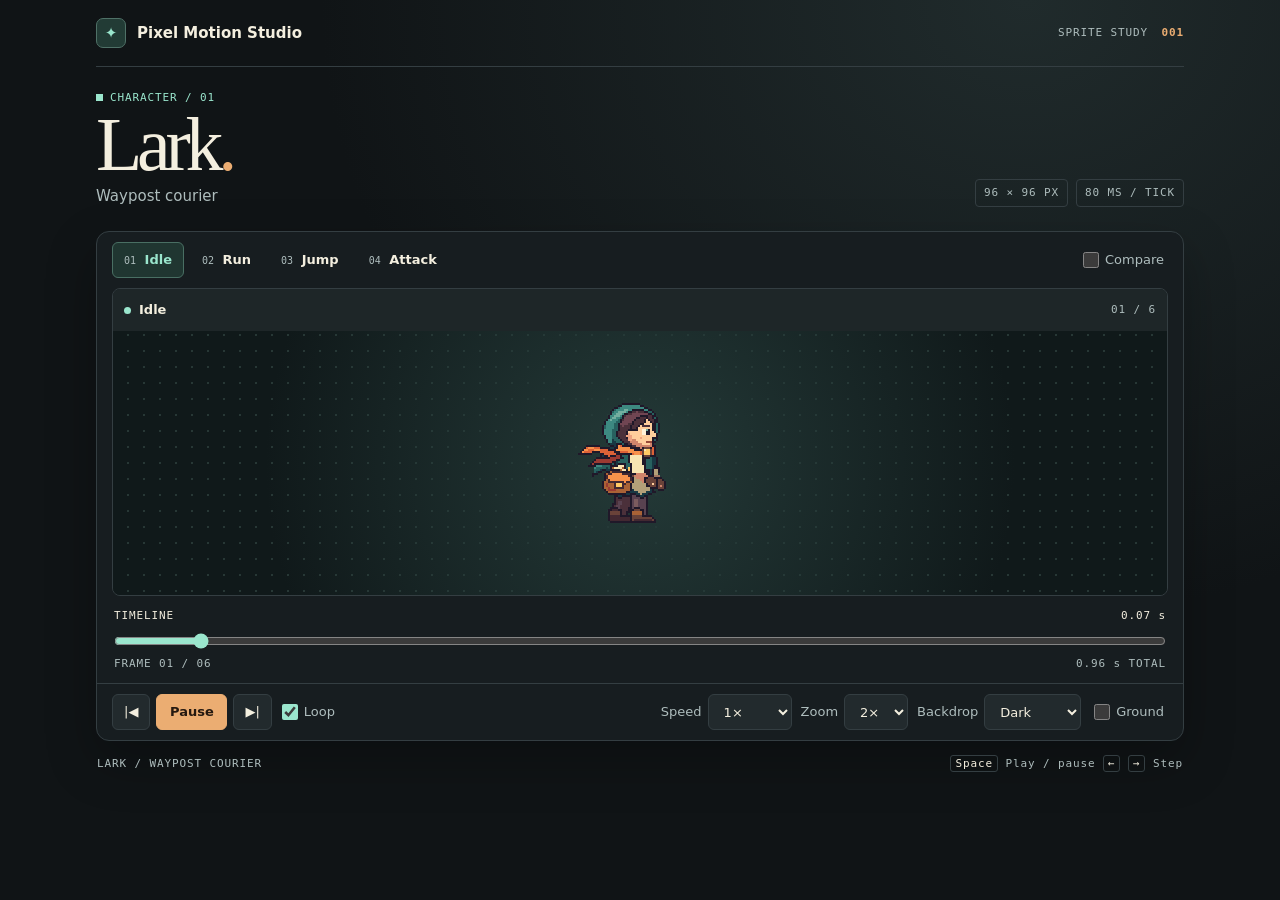
<file: pixel-motion-studio/index.html>
<!doctype html>
<html lang="en">
<head>
<meta charset="utf-8">
<meta name="viewport" content="width=device-width, initial-scale=1">
<meta name="color-scheme" content="dark">
<title>Lark · Pixel Motion Studio</title>
<style>:root {
  color-scheme: dark;
  --bg: #101416;
  --panel: #171d20;
  --line: #343e42;
  --ink: #f4efdf;
  --muted: #aebdbd;
  --accent: #ebad72;
  --mint: #9ae6cd;
  --mono: ui-monospace, "SFMono-Regular", Consolas, monospace;
}
* { box-sizing: border-box; }
[hidden] { display: none !important; }
body {
  margin: 0;
  min-height: 100vh;
  background: radial-gradient(ellipse at 80% 0, #202b2c 0, transparent 44rem), var(--bg);
  color: var(--ink);
  font: 15px/1.4 system-ui, sans-serif;
}
main { max-width: 1152px; padding: 0 32px; margin: auto; }
.mast, .intro, footer { display: flex; align-items: center; justify-content: space-between; }
.mast { height: 67px; border-bottom: 1px solid var(--line); }
.wordmark { display: flex; align-items: center; gap: 11px; font-weight: 700; }
.mark { display: grid; place-items: center; background: #223b35; color: var(--mint); width: 30px; height: 30px; border: 1px solid #4f7167; border-radius: 7px; }
.edition, .eyebrow, .spec, .pane-meta, .timeline, footer { font: 11px/1.45 var(--mono); color: var(--muted); letter-spacing: .08em; }
.edition b { color: var(--accent); margin-left: 6px; }
.intro { padding: 23px 0 24px; align-items: end; }
.eyebrow { color: var(--mint); display: flex; align-items: center; gap: 7px; }
.eyebrow span { width: 7px; height: 7px; background: var(--mint); }
h1 { margin: 1px 0 0; font: 500 clamp(52px, 8vw, 76px)/.98 Georgia, serif; letter-spacing: -.07em; }
h1 span { color: var(--accent); }
.intro p { color: var(--muted); margin: 5px 0 0; }
.spec { display: flex; gap: 8px; flex-wrap: wrap; justify-content: end; }
.spec span { border: 1px solid var(--line); border-radius: 4px; padding: 5px 8px; white-space: nowrap; }
.studio { background: var(--panel); border: 1px solid var(--line); border-radius: 13px; overflow: hidden; box-shadow: 0 20px 50px #0004; }
.toolbar, .controls { display: flex; flex-wrap: wrap; align-items: center; justify-content: space-between; padding: 10px 15px; gap: 10px 16px; }
.actions, .transport, .settings { display: flex; flex-wrap: wrap; align-items: center; gap: 6px; }
button, select {
  min-height: 36px;
  padding: 5px 11px;
  color: var(--ink);
  font: inherit;
  font-size: 13px;
  background: #222a2d;
  border: 1px solid var(--line);
  border-radius: 6px;
  cursor: pointer;
}
button:hover, select:hover { border-color: #768985; background: #2a3739; }
.actions button { background: transparent; border-color: transparent; font-weight: 650; }
.actions button:hover { background: #263232; }
.actions button[aria-pressed="true"] { color: var(--mint); background: #203631; border-color: #496f63; }
.actions span { color: var(--muted); font: 10px var(--mono); margin-right: 4px; }
.toggle, .settings label { color: var(--muted); display: inline-flex; align-items: center; gap: 6px; white-space: nowrap; font-size: 13px; }
.toggle { padding: 5px 4px; cursor: pointer; }
input { accent-color: var(--mint); }
input[type="checkbox"] { width: 16px; height: 16px; margin: 0; }
:focus-visible { outline: 2px solid #ffd196; outline-offset: 3px; }
.panes { display: grid; grid-template-columns: minmax(0, 1fr); padding: 0 15px; gap: 10px; }
.panes.comparing { grid-template-columns: repeat(2, minmax(0, 1fr)); }
figure { margin: 0; min-width: 0; overflow: hidden; border: 1px solid var(--line); border-radius: 8px; }
figcaption { display: flex; gap: 8px; align-items: center; padding: 4px 11px; min-height: 42px; background: #1e2628; font-size: 13px; }
figcaption select { min-height: 29px; padding: 3px 6px; }
.indicator { width: 7px; height: 7px; background: var(--mint); border-radius: 50%; }
.indicator.secondary { background: var(--accent); }
.pane-meta { margin-left: auto; text-align: right; }
.stage {
  height: 264px;
  display: grid;
  align-items: center;
  justify-items: safe center;
  overflow: auto;
  background-color: #10191a;
  background-image: radial-gradient(circle at center, #243a38, transparent 69%),
    radial-gradient(#7ba29838 1px, transparent 1px);
  background-size: auto, 16px 16px;
  background-position: center;
}
.stage:focus-visible { outline-offset: -3px; }
.stage:has(canvas[width="384"]) { height: 396px; }
.stage[data-bg="light"] { background: #e5dcca; }
.stage[data-bg="checker"] { background: repeating-conic-gradient(#738180 0 25%, #a2adab 0 50%) 0 0 / 24px 24px; }
canvas { display: block; image-rendering: pixelated; }
.timeline { padding: 12px 17px 11px; }
.timeline-head, .timeline-foot { display: flex; justify-content: space-between; }
.timeline-head { color: var(--ink); }
input[type="range"] { display: block; width: 100%; margin: 7px 0 5px; height: 20px; cursor: pointer; }
.controls { border-top: 1px solid var(--line); }
#play { background: var(--accent); color: #251910; border-color: var(--accent); font-weight: 750; min-width: 71px; }
#play:hover { background: #ffca95; }
.settings { gap: 9px; }
footer { padding: 15px 1px 24px; gap: 12px; flex-wrap: wrap; }
kbd { font: inherit; color: var(--ink); border: 1px solid var(--line); border-radius: 3px; padding: 1px 4px; }
#error { padding: 0 16px; color: #ffb79f; }
@media (max-width: 690px) {
  main { padding: 0 13px; }
  .panes.comparing { grid-template-columns: minmax(0, 1fr); }
  .panes.comparing .stage:not(:has(canvas[width="384"])) { height: 205px; }
  .toolbar, .controls { padding: 9px; gap: 6px; }
  .panes { padding: 0 9px; }
  .actions { gap: 1px; }
  .actions button { padding: 4px 7px; }
  .actions span { display: none; }
  .spec { gap: 4px; }
  .spec span { padding: 4px; }
  .stage { height: 231px; }
}

.sr-only { position: absolute; width: 1px; height: 1px; overflow: hidden; clip-path: inset(50%); white-space: nowrap; }
#sync-note { color: var(--mint); }
.hold-label { color: var(--accent); }
</style>
</head>
<body>
<main>
  <header class="mast">
    <div class="wordmark"><span class="mark" aria-hidden="true">✦</span> Pixel Motion Studio</div>
    <span class="edition">SPRITE STUDY <b>001</b></span>
  </header>
  <section class="intro" aria-labelledby="title">
    <div>
      <div class="eyebrow"><span></span> CHARACTER / 01</div>
      <h1 id="title">Lark<span>.</span></h1>
      <p>Waypost courier</p>
    </div>
    <div class="spec"><span>96 × 96 PX</span><span>80 MS / TICK</span></div>
  </section>

  <section class="studio" aria-label="Animation viewer">
    <div class="toolbar">
      <div class="actions" role="group" aria-label="Action">
        <button data-action="idle" aria-pressed="true"><span>01</span> Idle</button>
        <button data-action="run" aria-pressed="false"><span>02</span> Run</button>
        <button data-action="jump" aria-pressed="false"><span>03</span> Jump</button>
        <button data-action="attack" aria-pressed="false"><span>04</span> Attack</button>
      </div>
      <label class="toggle"><input type="checkbox" id="compare" aria-describedby="sync-help"> Compare</label>
    </div>
    <span id="sync-help" class="sr-only">Both actions use the same clock. The shorter action holds its final pose.</span>
    <div id="panes" class="panes">
      <figure>
        <figcaption><span class="indicator"></span><b id="primary-name">Idle</b><span class="pane-meta" id="primary-meta"></span></figcaption>
        <div class="stage" data-bg="dark" tabindex="0" role="region" aria-label="Primary animation canvas">
          <canvas id="primary" width="96" height="96" role="img" aria-label="Lark, Idle"></canvas>
        </div>
      </figure>
      <figure id="secondary-pane" hidden>
        <figcaption><span class="indicator secondary"></span>
          <select id="secondary-action" aria-label="Comparison action">
            <option value="idle">Idle</option><option value="run" selected>Run</option>
            <option value="jump">Jump</option><option value="attack">Attack</option>
          </select>
          <span class="pane-meta" id="secondary-meta"></span>
        </figcaption>
        <div class="stage" data-bg="dark" tabindex="0" role="region" aria-label="Comparison animation canvas">
          <canvas id="secondary" width="96" height="96" role="img" aria-label="Lark, Run"></canvas>
        </div>
      </figure>
    </div>

    <div class="timeline">
      <div class="timeline-head">
        <label for="seek">TIMELINE <span id="sync-note" hidden>· SHARED CLOCK</span></label>
        <output id="clock" for="seek" aria-live="off">0.00 s</output>
      </div>
      <input type="range" id="seek" min="0" max="1" step="1" value="0" aria-label="Timeline position">
      <div class="timeline-foot"><span id="frame">FRAME 01 / 06</span><span id="length"></span></div>
    </div>

    <div class="controls">
      <div class="transport" role="group" aria-label="Playback">
        <button id="prev" aria-label="Previous frame" title="Previous frame (Left arrow)"><span aria-hidden="true">|◀</span></button>
        <button id="play" aria-label="Pause" title="Play or pause (Space)">Pause</button>
        <button id="next" aria-label="Next frame" title="Next frame (Right arrow)"><span aria-hidden="true">▶|</span></button>
        <label class="toggle"><input type="checkbox" id="loop" checked> Loop</label>
      </div>
      <div class="settings">
        <label>Speed <select id="speed">
          <option value=".25">0.25×</option><option value=".5">0.5×</option>
          <option value="1" selected>1×</option><option value="1.5">1.5×</option><option value="2">2×</option>
        </select></label>
        <label>Zoom <select id="zoom">
          <option value="1">1×</option><option value="2" selected>2×</option><option value="4">4×</option>
        </select></label>
        <label>Backdrop <select id="background">
          <option value="dark">Dark</option><option value="light">Light</option><option value="checker">Checker</option>
        </select></label>
        <label class="toggle"><input type="checkbox" id="guide"> Ground</label>
      </div>
    </div>
    <p id="error" role="alert" hidden>The sprite assets could not be loaded.</p>
  </section>
  <footer><span>LARK / WAYPOST COURIER</span><span><kbd>Space</kbd> Play / pause <kbd>←</kbd> <kbd>→</kbd> Step</span></footer>
</main>
<script id="project-data" type="application/json">{"manifest": {"character": "Lark", "tickMs": 80, "canvas": {"width": 96, "height": 96, "anchor": {"x": 44, "y": 78}}, "contactCoordinates": "Each listed x is a boot center. y is the line below the last sole pixel.", "comparison": "Shared time, clamped at each clip's final frame. Loop applies to the longest duration.", "clips": {"idle": {"label": "Idle", "sheet": "idle.png", "loop": true, "frames": [{"name": "Rest", "file": "frames/idle/01.png", "rect": [0, 0, 96, 96], "hold": 3, "anchor": {"x": 44, "y": 78}, "bounds": [17, 18, 61, 78], "contacts": [{"x": 49, "y": 78}, {"x": 38, "y": 78}]}, {"name": "Inhale", "file": "frames/idle/02.png", "rect": [96, 0, 96, 96], "hold": 2, "anchor": {"x": 44, "y": 78}, "bounds": [17, 17, 61, 78], "contacts": [{"x": 49, "y": 78}, {"x": 38, "y": 78}]}, {"name": "Lift", "file": "frames/idle/03.png", "rect": [192, 0, 96, 96], "hold": 2, "anchor": {"x": 44, "y": 78}, "bounds": [17, 16, 61, 78], "contacts": [{"x": 49, "y": 78}, {"x": 38, "y": 78}]}, {"name": "Settle", "file": "frames/idle/04.png", "rect": [288, 0, 96, 96], "hold": 2, "anchor": {"x": 44, "y": 78}, "bounds": [16, 17, 60, 78], "contacts": [{"x": 49, "y": 78}, {"x": 38, "y": 78}]}, {"name": "Blink", "file": "frames/idle/05.png", "rect": [384, 0, 96, 96], "hold": 1, "anchor": {"x": 44, "y": 78}, "bounds": [16, 18, 60, 78], "contacts": [{"x": 49, "y": 78}, {"x": 38, "y": 78}]}, {"name": "Exhale", "file": "frames/idle/06.png", "rect": [480, 0, 96, 96], "hold": 2, "anchor": {"x": 44, "y": 78}, "bounds": [17, 18, 61, 78], "contacts": [{"x": 49, "y": 78}, {"x": 38, "y": 78}]}]}, "run": {"label": "Run", "sheet": "run.png", "loop": true, "frames": [{"name": "Near contact", "file": "frames/run/01.png", "rect": [0, 0, 96, 96], "hold": 1, "anchor": {"x": 44, "y": 78}, "bounds": [17, 18, 65, 78], "contacts": [{"x": 58, "y": 78}]}, {"name": "Near load", "file": "frames/run/02.png", "rect": [96, 0, 96, 96], "hold": 1, "anchor": {"x": 44, "y": 78}, "bounds": [17, 20, 63, 78], "contacts": [{"x": 52, "y": 78}]}, {"name": "Pass", "file": "frames/run/03.png", "rect": [192, 0, 96, 96], "hold": 1, "anchor": {"x": 44, "y": 78}, "bounds": [17, 17, 62, 78], "contacts": [{"x": 45, "y": 78}]}, {"name": "Near push", "file": "frames/run/04.png", "rect": [288, 0, 96, 96], "hold": 1, "anchor": {"x": 44, "y": 78}, "bounds": [17, 15, 62, 74], "contacts": []}, {"name": "Far contact", "file": "frames/run/05.png", "rect": [384, 0, 96, 96], "hold": 1, "anchor": {"x": 44, "y": 78}, "bounds": [17, 18, 64, 78], "contacts": [{"x": 57, "y": 78}]}, {"name": "Far load", "file": "frames/run/06.png", "rect": [480, 0, 96, 96], "hold": 1, "anchor": {"x": 44, "y": 78}, "bounds": [17, 20, 62, 78], "contacts": [{"x": 51, "y": 78}]}, {"name": "Pass", "file": "frames/run/07.png", "rect": [576, 0, 96, 96], "hold": 1, "anchor": {"x": 44, "y": 78}, "bounds": [17, 17, 62, 78], "contacts": [{"x": 45, "y": 78}]}, {"name": "Far push", "file": "frames/run/08.png", "rect": [672, 0, 96, 96], "hold": 1, "anchor": {"x": 44, "y": 78}, "bounds": [17, 15, 64, 75], "contacts": []}]}, "jump": {"label": "Jump", "sheet": "jump.png", "loop": false, "frames": [{"name": "Ready", "file": "frames/jump/01.png", "rect": [0, 0, 96, 96], "hold": 2, "anchor": {"x": 44, "y": 78}, "bounds": [17, 18, 61, 78], "contacts": [{"x": 49, "y": 78}, {"x": 38, "y": 78}]}, {"name": "Bend", "file": "frames/jump/02.png", "rect": [96, 0, 96, 96], "hold": 1, "anchor": {"x": 44, "y": 78}, "bounds": [16, 21, 58, 78], "contacts": [{"x": 49, "y": 78}, {"x": 38, "y": 78}]}, {"name": "Crouch", "file": "frames/jump/03.png", "rect": [192, 0, 96, 96], "hold": 2, "anchor": {"x": 44, "y": 78}, "bounds": [16, 26, 57, 78], "contacts": [{"x": 49, "y": 78}, {"x": 38, "y": 78}]}, {"name": "Takeoff", "file": "frames/jump/04.png", "rect": [288, 0, 96, 96], "hold": 1, "anchor": {"x": 44, "y": 78}, "bounds": [19, 13, 60, 78], "contacts": [{"x": 47, "y": 78}]}, {"name": "Rise", "file": "frames/jump/05.png", "rect": [384, 0, 96, 96], "hold": 1, "anchor": {"x": 44, "y": 78}, "bounds": [20, 3, 62, 63], "contacts": []}, {"name": "Apex", "file": "frames/jump/06.png", "rect": [480, 0, 96, 96], "hold": 2, "anchor": {"x": 44, "y": 78}, "bounds": [21, 2, 66, 57], "contacts": []}, {"name": "Fall", "file": "frames/jump/07.png", "rect": [576, 0, 96, 96], "hold": 1, "anchor": {"x": 44, "y": 78}, "bounds": [22, 5, 67, 64], "contacts": []}, {"name": "Reach", "file": "frames/jump/08.png", "rect": [672, 0, 96, 96], "hold": 1, "anchor": {"x": 44, "y": 78}, "bounds": [21, 11, 66, 71], "contacts": []}, {"name": "Land", "file": "frames/jump/09.png", "rect": [768, 0, 96, 96], "hold": 1, "anchor": {"x": 44, "y": 78}, "bounds": [22, 23, 68, 78], "contacts": [{"x": 55, "y": 78}, {"x": 42, "y": 78}]}, {"name": "Absorb", "file": "frames/jump/10.png", "rect": [864, 0, 96, 96], "hold": 2, "anchor": {"x": 44, "y": 78}, "bounds": [20, 26, 68, 78], "contacts": [{"x": 55, "y": 78}, {"x": 42, "y": 78}]}, {"name": "Recover", "file": "frames/jump/11.png", "rect": [960, 0, 96, 96], "hold": 3, "anchor": {"x": 44, "y": 78}, "bounds": [18, 19, 62, 78], "contacts": [{"x": 53, "y": 78}, {"x": 41, "y": 78}]}]}, "attack": {"label": "Attack", "sheet": "attack.png", "loop": false, "frames": [{"name": "Ready", "file": "frames/attack/01.png", "rect": [0, 0, 96, 96], "hold": 2, "anchor": {"x": 44, "y": 78}, "bounds": [17, 18, 61, 78], "contacts": [{"x": 49, "y": 78}, {"x": 38, "y": 78}]}, {"name": "Draw", "file": "frames/attack/02.png", "rect": [96, 0, 96, 96], "hold": 1, "anchor": {"x": 44, "y": 78}, "bounds": [15, 20, 59, 78], "contacts": [{"x": 49, "y": 78}, {"x": 38, "y": 78}]}, {"name": "Wind up", "file": "frames/attack/03.png", "rect": [192, 0, 96, 96], "hold": 2, "anchor": {"x": 44, "y": 78}, "bounds": [13, 21, 57, 78], "contacts": [{"x": 49, "y": 78}, {"x": 38, "y": 78}]}, {"name": "Swing", "file": "frames/attack/04.png", "rect": [288, 0, 96, 96], "hold": 1, "anchor": {"x": 44, "y": 78}, "bounds": [21, 18, 80, 78], "contacts": [{"x": 38, "y": 78}]}, {"name": "Strike", "file": "frames/attack/05.png", "rect": [384, 0, 96, 96], "hold": 2, "anchor": {"x": 44, "y": 78}, "bounds": [25, 21, 93, 78], "contacts": [{"x": 61, "y": 78}, {"x": 38, "y": 78}]}, {"name": "Follow through", "file": "frames/attack/06.png", "rect": [480, 0, 96, 96], "hold": 1, "anchor": {"x": 44, "y": 78}, "bounds": [25, 23, 92, 78], "contacts": [{"x": 61, "y": 78}, {"x": 38, "y": 78}]}, {"name": "Hold", "file": "frames/attack/07.png", "rect": [576, 0, 96, 96], "hold": 1, "anchor": {"x": 44, "y": 78}, "bounds": [23, 21, 73, 78], "contacts": [{"x": 61, "y": 78}, {"x": 38, "y": 78}]}, {"name": "Sheathe", "file": "frames/attack/08.png", "rect": [672, 0, 96, 96], "hold": 2, "anchor": {"x": 44, "y": 78}, "bounds": [20, 19, 63, 78], "contacts": [{"x": 56, "y": 78}, {"x": 38, "y": 78}]}, {"name": "Recover", "file": "frames/attack/09.png", "rect": [768, 0, 96, 96], "hold": 3, "anchor": {"x": 44, "y": 78}, "bounds": [17, 18, 61, 78], "contacts": [{"x": 49, "y": 78}, {"x": 38, "y": 78}]}]}}}, "sheets": {"idle.png": "[data-uri]", "run.png": "[data-uri]", "jump.png": "[data-uri]", "attack.png": "[data-uri]"}}</script>
<script>"use strict";

const { manifest, sheets } = JSON.parse(document.querySelector("#project-data").textContent);
const byId = id => document.getElementById(id);
const actions = [...document.querySelectorAll("[data-action]")];
const seek = byId("seek");
const play = byId("play");
const loop = byId("loop");
const speed = byId("speed");
const zoom = byId("zoom");
const compare = byId("compare");
const comparison = byId("secondary-action");
const guide = byId("guide");
const reducedMotion = matchMedia("(prefers-reduced-motion: reduce)");
const panes = [
  { canvas: byId("primary"), meta: byId("primary-meta") },
  { canvas: byId("secondary"), meta: byId("secondary-meta") },
];
const images = {};
const { width, height, anchor } = manifest.canvas;

for (const clip of Object.values(manifest.clips)) {
  clip.starts = [];
  clip.duration = 0;
  for (const frame of clip.frames) {
    clip.starts.push(clip.duration);
    clip.duration += frame.hold * manifest.tickMs;
  }
}

let active = "idle";
let time = 0;
let playing = !reducedMotion.matches;
let ready = false;
let request = null;
let lastTimestamp = null;
const first = () => manifest.clips[active];
const second = () => manifest.clips[comparison.value];
const duration = () => compare.checked ? Math.max(first().duration, second().duration) : first().duration;
const seconds = ms => (ms / 1000).toFixed(2) + " s";

function frameAt(clip, ms) {
  const next = clip.starts.findIndex(start => start > ms);
  return next < 0 ? clip.frames.length - 1 : next - 1;
}

function draw(pane, clip, index) {
  const holding = compare.checked && time >= clip.duration && clip.duration < duration();
  const { meta } = pane;
  const label = String(index + 1).padStart(2, "0") + " / " + clip.frames.length;
  if (meta.textContent !== (holding ? label + " · Hold" : label)) {
    meta.textContent = label;
    if (holding) {
      const status = document.createElement("span");
      status.className = "hold-label";
      status.textContent = " · Hold";
      meta.append(status);
    }
  }
  const scale = Number(zoom.value);
  const { canvas } = pane;
  const backdrop = byId("background").value;
  canvas.parentElement.dataset.bg = backdrop;
  const key = [clip.sheet, index, scale, guide.checked, backdrop].join("/");
  if (key === pane.lastDraw) return;
  pane.lastDraw = key;

  if (canvas.width !== width * scale) {
    canvas.width = width * scale;
    canvas.height = height * scale;
    // Keep the origin centered when a narrow stage must scroll at 4×.
    canvas.parentElement.scrollLeft = (canvas.width - canvas.parentElement.clientWidth) / 2;
  }

  const ctx = canvas.getContext("2d");
  ctx.imageSmoothingEnabled = false;
  ctx.clearRect(0, 0, canvas.width, canvas.height);
  if (guide.checked) {
    ctx.strokeStyle = backdrop === "dark" ? "#89b8ab" : "#334f4b";
    ctx.setLineDash([3 * scale, 3 * scale]);
    ctx.beginPath();
    ctx.moveTo(7 * scale, anchor.y * scale + .5);
    ctx.lineTo((width - 7) * scale, anchor.y * scale + .5);
    ctx.stroke();
    ctx.setLineDash([]);
    ctx.fillStyle = ctx.strokeStyle;
    ctx.fillRect(anchor.x * scale, (anchor.y + 1) * scale, scale, 3 * scale);
  }
  const [x, y, w, h] = clip.frames[index].rect;
  ctx.drawImage(images[clip.sheet], x, y, w, h, 0, 0, canvas.width, canvas.height);
  canvas.setAttribute("aria-label", "Lark, " + clip.label);
}

function render() {
  if (!ready) return;
  const current = frameAt(first(), time);
  draw(panes[0], first(), current);
  if (compare.checked) draw(panes[1], second(), frameAt(second(), time));
  seek.max = duration();
  seek.value = Math.floor(time);
  seek.setAttribute("aria-valuetext", seconds(time) + ", frame " + (current + 1));
  byId("clock").textContent = seconds(time);
  byId("length").textContent = seconds(duration()) + " TOTAL";
  byId("frame").textContent = "FRAME " + String(current + 1).padStart(2, "0") + " / " + String(first().frames.length).padStart(2, "0");
  byId("primary-name").textContent = first().label;
  play.textContent = playing ? "Pause" : "Play";
  play.setAttribute("aria-label", play.textContent);
}

function tick(timestamp) {
  request = null;
  if (lastTimestamp !== null) time += (timestamp - lastTimestamp) * Number(speed.value);
  lastTimestamp = timestamp;
  const end = duration();
  if (time >= end) {
    if (loop.checked) {
      time %= end;
    } else {
      time = end;
      setPlaying(false);
    }
  }
  render();
  schedule();
}

function schedule() {
  if (ready && playing && request === null && !document.hidden) request = requestAnimationFrame(tick);
}

function setPlaying(value) {
  if (value && time >= duration()) time = 0;
  playing = value;
  lastTimestamp = null;
  if (!value && request !== null) {
    cancelAnimationFrame(request);
    request = null;
  }
  render();
  schedule();
}

function step(direction) {
  // In comparison, advance through the union of both clips' pose changes.
  const starts = compare.checked
    ? [...new Set([...first().starts, ...second().starts])].sort((a, b) => a - b)
    : first().starts;
  const index = starts.findLastIndex(start => start <= time);
  const target = index + direction;
  const bounded = loop.checked
    ? (target + starts.length) % starts.length
    : Math.max(0, Math.min(starts.length - 1, target));
  time = starts[bounded];
  setPlaying(false);
}

for (const button of actions) {
  button.addEventListener("click", () => {
    active = button.dataset.action;
    for (const option of actions) option.setAttribute("aria-pressed", option === button);
    if (!compare.checked) loop.checked = first().loop;
    time = 0;
    lastTimestamp = null;
    render();
  });
}

play.addEventListener("click", () => setPlaying(!playing));
byId("prev").addEventListener("click", () => step(-1));
byId("next").addEventListener("click", () => step(1));
seek.addEventListener("input", () => {
  time = Number(seek.value);
  setPlaying(false);
});

compare.addEventListener("change", () => {
  byId("secondary-pane").hidden = !compare.checked;
  byId("sync-note").hidden = !compare.checked;
  byId("panes").classList.toggle("comparing", compare.checked);
  if (!compare.checked) loop.checked = first().loop;
  time = Math.min(time, duration());
  // The secondary canvas may have been laid out at a different width.
  panes[1].lastDraw = null;
  render();
});
comparison.addEventListener("change", () => {
  time = Math.min(time, duration());
  render();
});
for (const control of [zoom, byId("background"), guide]) control.addEventListener("change", render);
speed.addEventListener("change", () => { lastTimestamp = null; });
document.addEventListener("visibilitychange", () => {
  lastTimestamp = null;
  if (document.hidden && request !== null) {
    cancelAnimationFrame(request);
    request = null;
  }
  schedule();
});
reducedMotion.addEventListener("change", event => {
  if (event.matches) setPlaying(false);
});
document.addEventListener("keydown", event => {
  if (event.defaultPrevented || event.altKey || event.ctrlKey || event.metaKey ||
      event.target.closest("select, textarea, input:not([type=range]):not([type=checkbox]), [contenteditable]")) return;
  if (event.code === "Space") {
    if (event.target.closest("input, button")) return;
    event.preventDefault();
    if (!event.repeat) setPlaying(!playing);
  } else if (event.key === "ArrowLeft" || event.key === "ArrowRight") {
    const stage = event.target.closest(".stage");
    if (stage && stage.scrollWidth > stage.clientWidth) return;
    event.preventDefault();
    step(event.key === "ArrowLeft" ? -1 : 1);
  }
});

Promise.all(Object.entries(sheets).map(async ([path, data]) => {
  const image = new Image();
  image.src = data;
  await image.decode();
  images[path] = image;
})).then(() => {
  ready = true;
  render();
  schedule();
}).catch(error => {
  console.error(error);
  byId("error").hidden = false;
});
</script>
</body>
</html>
</file>
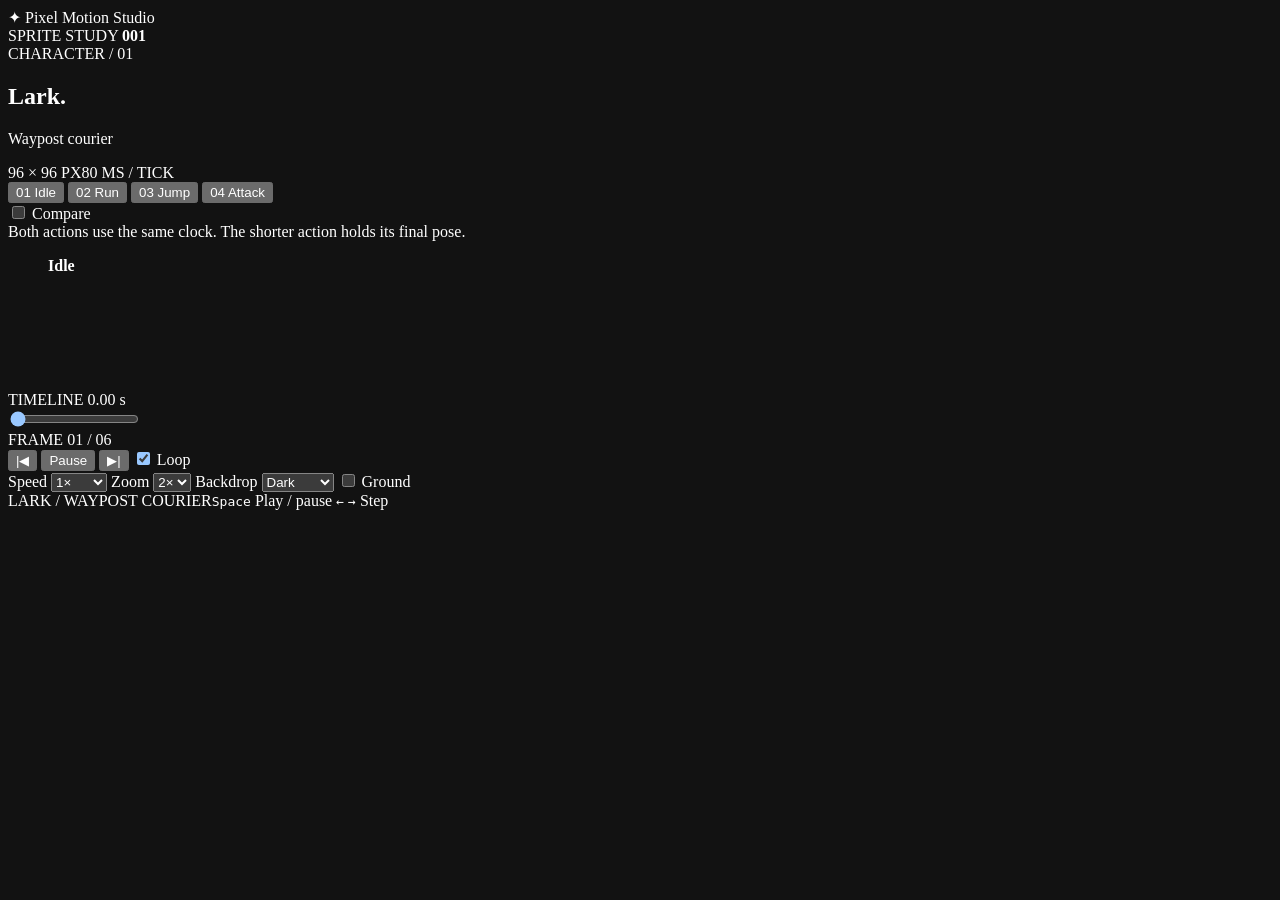
<file: pixel-motion-studio/src/template.html>
<!doctype html>
<html lang="en">
<head>
<meta charset="utf-8">
<meta name="viewport" content="width=device-width, initial-scale=1">
<meta name="color-scheme" content="dark">
<title>Lark · Pixel Motion Studio</title>
<style>/* STYLES */</style>
</head>
<body>
<main>
  <header class="mast">
    <div class="wordmark"><span class="mark" aria-hidden="true">✦</span> Pixel Motion Studio</div>
    <span class="edition">SPRITE STUDY <b>001</b></span>
  </header>
  <section class="intro" aria-labelledby="title">
    <div>
      <div class="eyebrow"><span></span> CHARACTER / 01</div>
      <h1 id="title">Lark<span>.</span></h1>
      <p>Waypost courier</p>
    </div>
    <div class="spec"><span>96 × 96 PX</span><span>80 MS / TICK</span></div>
  </section>

  <section class="studio" aria-label="Animation viewer">
    <div class="toolbar">
      <div class="actions" role="group" aria-label="Action">
        <button data-action="idle" aria-pressed="true"><span>01</span> Idle</button>
        <button data-action="run" aria-pressed="false"><span>02</span> Run</button>
        <button data-action="jump" aria-pressed="false"><span>03</span> Jump</button>
        <button data-action="attack" aria-pressed="false"><span>04</span> Attack</button>
      </div>
      <label class="toggle"><input type="checkbox" id="compare" aria-describedby="sync-help"> Compare</label>
    </div>
    <span id="sync-help" class="sr-only">Both actions use the same clock. The shorter action holds its final pose.</span>
    <div id="panes" class="panes">
      <figure>
        <figcaption><span class="indicator"></span><b id="primary-name">Idle</b><span class="pane-meta" id="primary-meta"></span></figcaption>
        <div class="stage" data-bg="dark" tabindex="0" role="region" aria-label="Primary animation canvas">
          <canvas id="primary" width="96" height="96" role="img" aria-label="Lark, Idle"></canvas>
        </div>
      </figure>
      <figure id="secondary-pane" hidden>
        <figcaption><span class="indicator secondary"></span>
          <select id="secondary-action" aria-label="Comparison action">
            <option value="idle">Idle</option><option value="run" selected>Run</option>
            <option value="jump">Jump</option><option value="attack">Attack</option>
          </select>
          <span class="pane-meta" id="secondary-meta"></span>
        </figcaption>
        <div class="stage" data-bg="dark" tabindex="0" role="region" aria-label="Comparison animation canvas">
          <canvas id="secondary" width="96" height="96" role="img" aria-label="Lark, Run"></canvas>
        </div>
      </figure>
    </div>

    <div class="timeline">
      <div class="timeline-head">
        <label for="seek">TIMELINE <span id="sync-note" hidden>· SHARED CLOCK</span></label>
        <output id="clock" for="seek" aria-live="off">0.00 s</output>
      </div>
      <input type="range" id="seek" min="0" max="1" step="1" value="0" aria-label="Timeline position">
      <div class="timeline-foot"><span id="frame">FRAME 01 / 06</span><span id="length"></span></div>
    </div>

    <div class="controls">
      <div class="transport" role="group" aria-label="Playback">
        <button id="prev" aria-label="Previous frame" title="Previous frame (Left arrow)"><span aria-hidden="true">|◀</span></button>
        <button id="play" aria-label="Pause" title="Play or pause (Space)">Pause</button>
        <button id="next" aria-label="Next frame" title="Next frame (Right arrow)"><span aria-hidden="true">▶|</span></button>
        <label class="toggle"><input type="checkbox" id="loop" checked> Loop</label>
      </div>
      <div class="settings">
        <label>Speed <select id="speed">
          <option value=".25">0.25×</option><option value=".5">0.5×</option>
          <option value="1" selected>1×</option><option value="1.5">1.5×</option><option value="2">2×</option>
        </select></label>
        <label>Zoom <select id="zoom">
          <option value="1">1×</option><option value="2" selected>2×</option><option value="4">4×</option>
        </select></label>
        <label>Backdrop <select id="background">
          <option value="dark">Dark</option><option value="light">Light</option><option value="checker">Checker</option>
        </select></label>
        <label class="toggle"><input type="checkbox" id="guide"> Ground</label>
      </div>
    </div>
    <p id="error" role="alert" hidden>The sprite assets could not be loaded.</p>
  </section>
  <footer><span>LARK / WAYPOST COURIER</span><span><kbd>Space</kbd> Play / pause <kbd>←</kbd> <kbd>→</kbd> Step</span></footer>
</main>
<script id="project-data" type="application/json">/* PROJECT */</script>
<script>/* VIEWER */</script>
</body>
</html>
</file>
